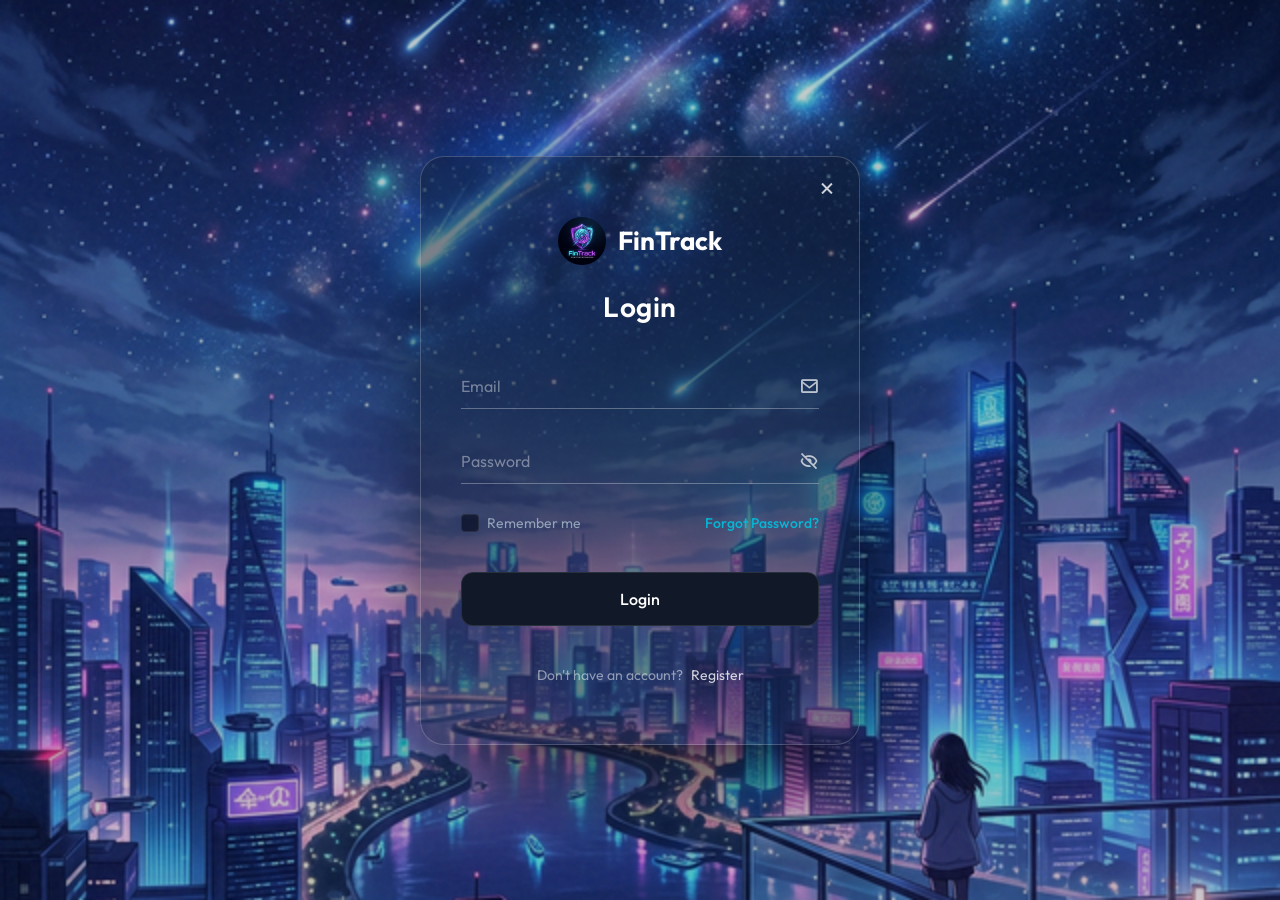
<file: index.html>
<!DOCTYPE html>
<html lang="en">

<head>
    <meta charset="UTF-8">
    <meta name="viewport" content="width=device-width, initial-scale=1.0">
    <title>Login - Financial Tracker</title>
    <link rel="stylesheet" href="style.css">
    <link rel="stylesheet" href="toast.css">
    <link href="https://fonts.googleapis.com/css2?family=Outfit:wght@300;400;500;600;700&display=swap" rel="stylesheet">
    <!-- Boxicons for icons -->
    <link href='https://unpkg.com/boxicons@2.1.4/css/boxicons.min.css' rel='stylesheet'>
</head>

<body>
    <div class="background-shapes">
        <div class="shape shape-1"></div>
        <div class="shape shape-2"></div>
        <div class="shape shape-3"></div>
    </div>

    <div class="login-container">
        <i class='bx bx-x close-btn'></i>
        <div class="login-header">
            <div class="logo">
                <img src="logo.png" alt="FinTrack Logo" class="logo-image" loading="lazy">
                <span>FinTrack</span>
            </div>
            <h2>Login</h2>
        </div>

        <form class="login-form" id="loginForm"
            action ="dashboard.html">
            <div class="input-group">
                <div class="input-field">
                    <input type="email" id="email" placeholder="Email" required>
                    <i class='bx bx-envelope'></i>
                </div>
            </div>

            <div class="input-group">
                <div class="input-field">
                    <input type="password" id="password" placeholder="Password" required>
                    <i class='bx bx-hide toggle-password' id="togglePassword"></i>
                </div>
            </div>

            <div class="form-options">
                <label class="remember-me">
                    <input type="checkbox" id="remember">
                    <span class="checkmark"></span>
                    Remember me
                </label>
                <a href="forgot-password.html" class="forgot-password">Forgot Password?</a>
            </div>

            <button type="submit" class="login-btn">
                <span>Login</span>
            </button>
        </form>

        <div class="signup-link">
            <p>Don't have an account? <a href="signup.html">Register</a></p>
        </div>
    </div>

    <script src="script.js"></script>
</body>

</html>
</file>
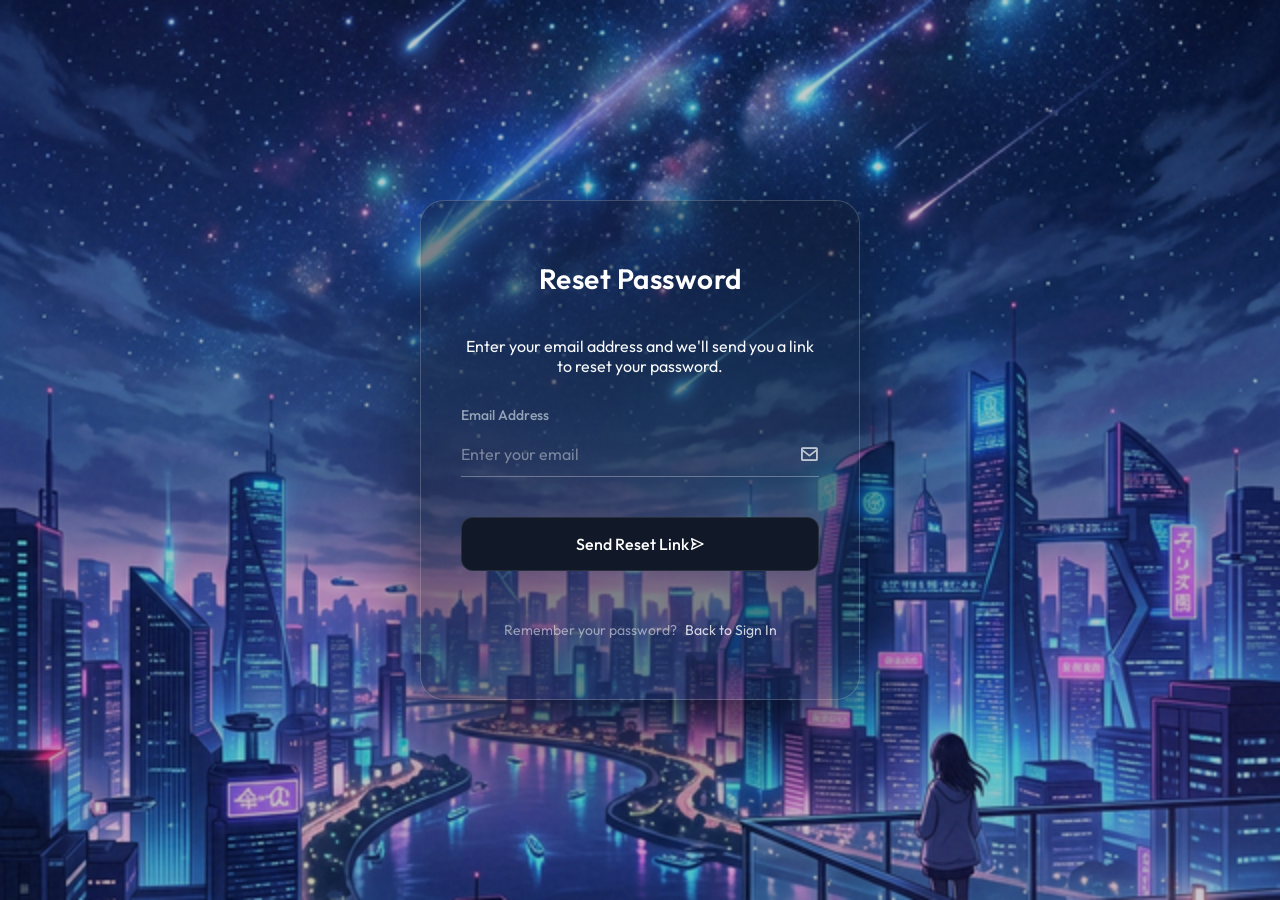
<file: forgot-password.html>
<!DOCTYPE html>
<html lang="en">

<head>
    <meta charset="UTF-8">
    <meta name="viewport" content="width=device-width, initial-scale=1.0">
    <title>Reset Password - FinTrack</title>
    <link rel="stylesheet" href="style.css">
    <link rel="stylesheet" href="toast.css">
    <link href="https://fonts.googleapis.com/css2?family=Outfit:wght@300;400;500;600;700&display=swap" rel="stylesheet">
    <!-- Boxicons for icons -->
    <link href='https://unpkg.com/boxicons@2.1.4/css/boxicons.min.css' rel='stylesheet'>
</head>

<body>
    <div class="background-shapes">
        <div class="shape shape-1"></div>
        <div class="shape shape-2"></div>
        <div class="shape shape-3"></div>
    </div>

    <div class="login-container">
        <div class="login-header">
            <h2>Reset Password</h2>
            <p>Enter your email address and we'll send you a link to reset your password.</p>
        </div>

        <form class="login-form" id="forgotPasswordForm">
            <div class="input-group">
                <label for="email">Email Address</label>
                <div class="input-field">
                    <i class='bx bx-envelope'></i>
                    <input type="email" id="email" placeholder="Enter your email" required>
                </div>
            </div>

            <button type="submit" class="login-btn" style="margin-top: 10px;">
                <span>Send Reset Link</span>
                <i class='bx bx-send'></i>
            </button>
        </form>

        <div class="signup-link" style="margin-top: 30px;">
            <p>Remember your password? <a href="login.html">Back to Sign In</a></p>
        </div>
    </div>

    <script src="script.js"></script>
</body>

</html>
</file>
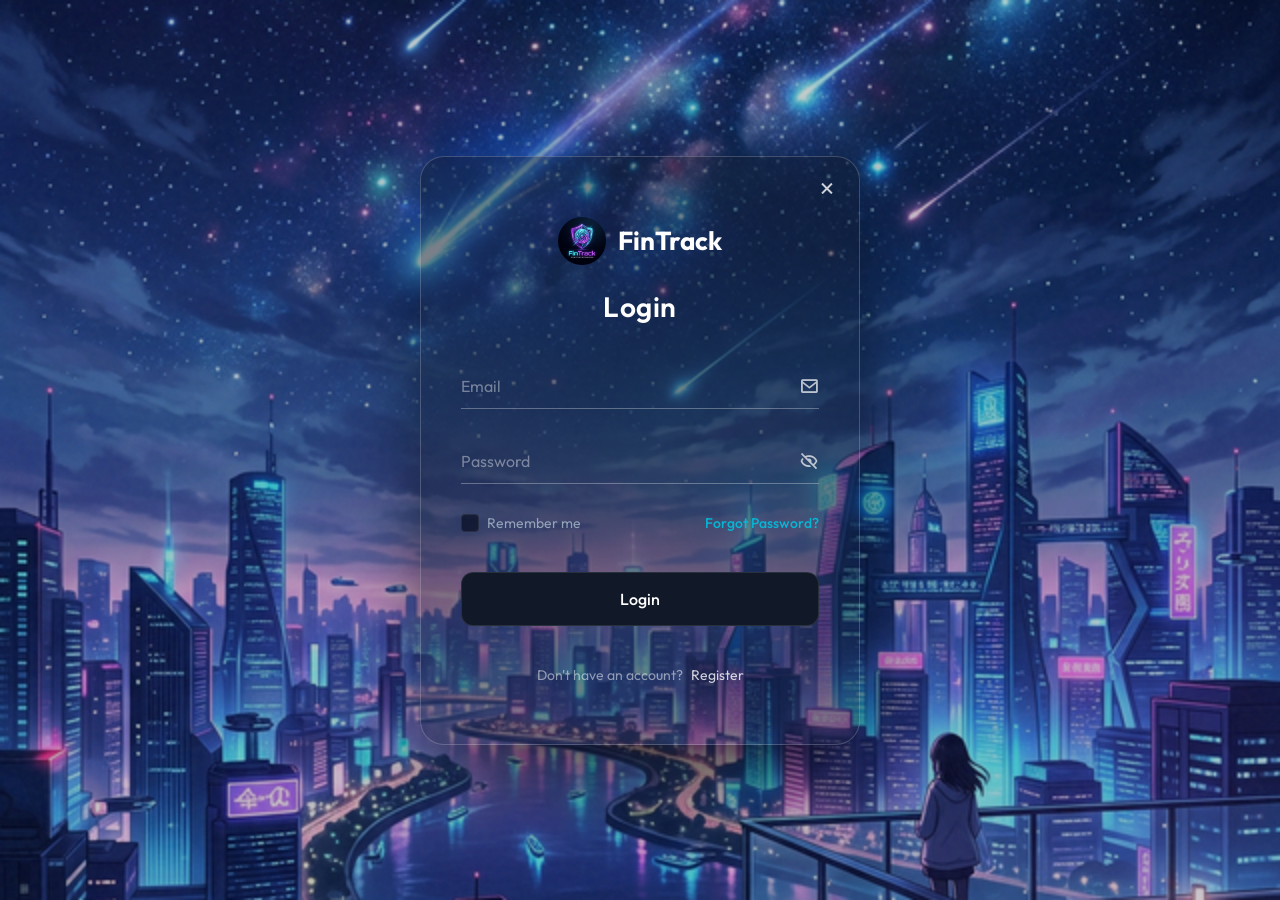
<file: login.html>
<!DOCTYPE html>
<html lang="en">

<head>
    <meta charset="UTF-8">
    <meta name="viewport" content="width=device-width, initial-scale=1.0">
    <title>Login - Financial Tracker</title>
    <link rel="stylesheet" href="style.css">
    <link rel="stylesheet" href="toast.css">
    <link href="https://fonts.googleapis.com/css2?family=Outfit:wght@300;400;500;600;700&display=swap" rel="stylesheet">
    <!-- Boxicons for icons -->
    <link href='https://unpkg.com/boxicons@2.1.4/css/boxicons.min.css' rel='stylesheet'>
</head>

<body>
    <div class="background-shapes">
        <div class="shape shape-1"></div>
        <div class="shape shape-2"></div>
        <div class="shape shape-3"></div>
    </div>

    <div class="login-container">
        <i class='bx bx-x close-btn'></i>
        <div class="login-header">
            <div class="logo">
                <img src="logo.png" alt="FinTrack Logo" class="logo-image" loading="lazy">
                <span>FinTrack</span>
            </div>
            <h2>Login</h2>
        </div>

        <form class="login-form" id="loginForm">
            <div class="input-group">
                <div class="input-field">
                    <input type="email" id="email" placeholder="Email" required>
                    <i class='bx bx-envelope'></i>
                </div>
            </div>

            <div class="input-group">
                <div class="input-field">
                    <input type="password" id="password" placeholder="Password" required>
                    <i class='bx bx-hide toggle-password' id="togglePassword"></i>
                </div>
            </div>

            <div class="form-options">
                <label class="remember-me">
                    <input type="checkbox" id="remember">
                    <span class="checkmark"></span>
                    Remember me
                </label>
                <a href="forgot-password.html" class="forgot-password">Forgot Password?</a>
            </div>

            <button type="submit" class="login-btn">
                <span>Login</span>
            </button>
        </form>

        <div class="signup-link">
            <p>Don't have an account? <a href="signup.html">Register</a></p>
        </div>
    </div>

    <script src="script.js"></script>
</body>

</html>
</file>
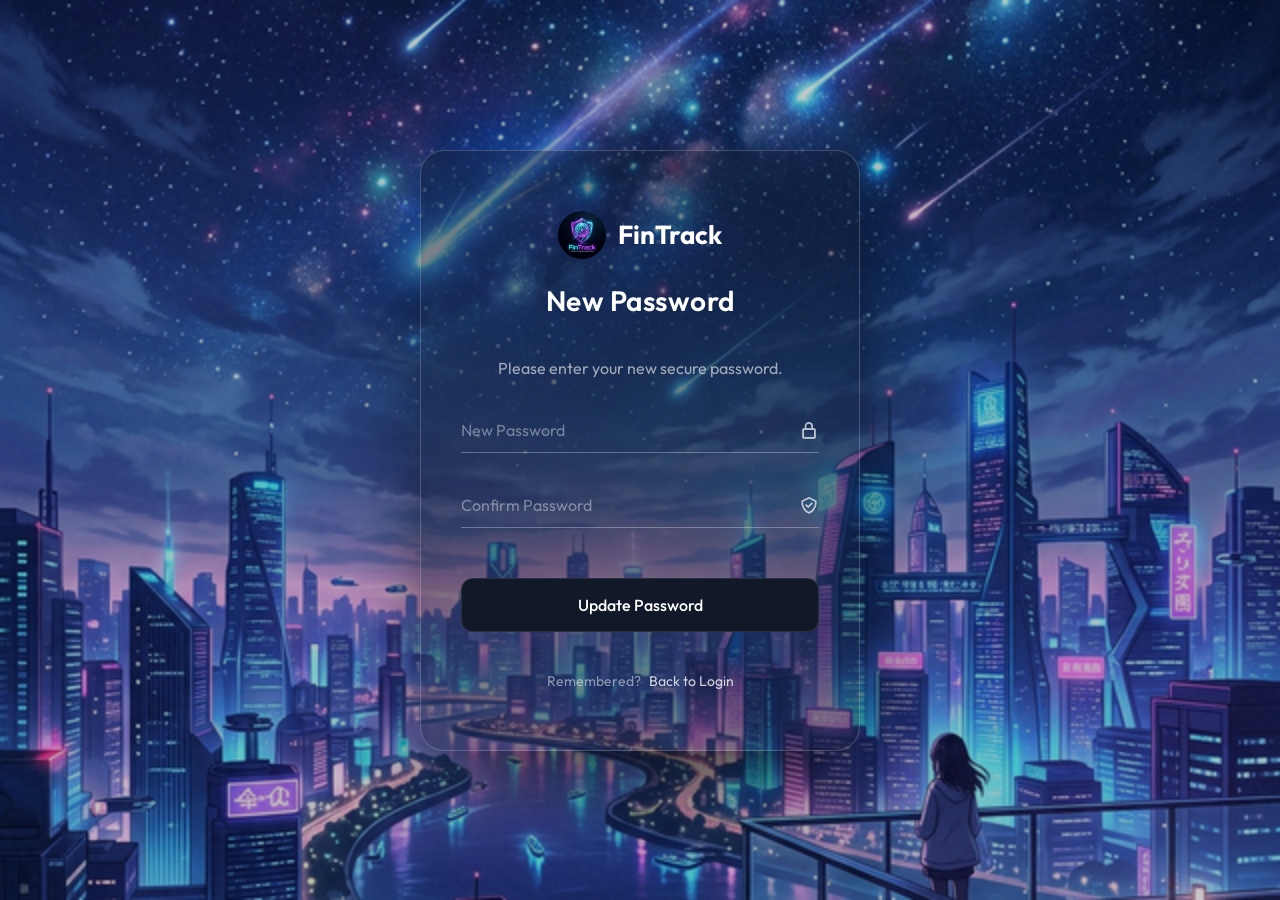
<file: reset-password.html>
<!DOCTYPE html>
<html lang="en">

<head>
    <meta charset="UTF-8">
    <meta name="viewport" content="width=device-width, initial-scale=1.0">
    <title>Reset Password - FinTrack</title>
    <link rel="stylesheet" href="style.css">
    <link rel="stylesheet" href="toast.css">
    <link href="https://fonts.googleapis.com/css2?family=Outfit:wght@300;400;500;600;700&display=swap" rel="stylesheet">
    <link href='https://unpkg.com/boxicons@2.1.4/css/boxicons.min.css' rel='stylesheet'>
</head>

<body>
    <div class="background-shapes">
        <div class="shape shape-1"></div>
        <div class="shape shape-2"></div>
        <div class="shape shape-3"></div>
    </div>

    <div class="login-container">
        <div class="login-header">
            <div class="logo">
                <img src="logo.png" alt="FinTrack Logo" class="logo-image">
                <span>FinTrack</span>
            </div>
            <h2>New Password</h2>
            <p style="color: rgba(255,255,255,0.6); margin-top: 10px;">Please enter your new secure password.</p>
        </div>

        <form class="login-form" id="resetPasswordForm">
            <div class="input-group">
                <div class="input-field">
                    <input type="password" id="newPassword" placeholder="New Password" required minlength="6">
                    <i class='bx bx-lock-alt'></i>
                </div>
            </div>

            <div class="input-group">
                <div class="input-field">
                    <input type="password" id="confirmPassword" placeholder="Confirm Password" required minlength="6">
                    <i class='bx bx-check-shield'></i>
                </div>
            </div>

            <button type="submit" class="login-btn">
                <span>Update Password</span>
            </button>
        </form>

        <div class="signup-link">
            <p>Remembered? <a href="login.html">Back to Login</a></p>
        </div>
    </div>

    <script src="script.js"></script>
    <script>
        const resetPasswordForm = document.getElementById('resetPasswordForm');
        if (resetPasswordForm) {
            resetPasswordForm.addEventListener('submit', async (e) => {
                e.preventDefault();
                const password = document.getElementById('newPassword').value;
                const confirm = document.getElementById('confirmPassword').value;
                const btn = resetPasswordForm.querySelector('.login-btn');
                
                if (password !== confirm) {
                    showToast('Mismatch', 'Passwords do not match.', false);
                    return;
                }

                // Get token from URL
                const urlParams = new URLSearchParams(window.location.search);
                const token = urlParams.get('token');

                if (!token) {
                    showToast('Error', 'Invalid reset link. No token found.', false);
                    return;
                }

                btn.innerHTML = '<i class="bx bx-loader-alt bx-spin"></i> <span>Updating...</span>';

                try {
                    const response = await fetch('http://localhost:5000/api/auth/reset-password', {
                        method: 'POST',
                        headers: { 'Content-Type': 'application/json' },
                        body: JSON.stringify({ token, password })
                    });

                    const result = await response.json();

                    if (response.ok) {
                        btn.style.background = '#10B981';
                        btn.innerHTML = '<i class="bx bx-check"></i> <span>Updated!</span>';
                        // Assuming showToast is globally available from script.js logic if attached to window, 
                        // but here we just use the one in script.js which we already loaded.
                        showToast('Success!', result.message);
                        setTimeout(() => window.location.href = 'login.html', 2500);
                    } else {
                        btn.innerHTML = '<span>Update Password</span>';
                        showToast('Reset Failed', result.message, false);
                    }
                } catch (error) {
                    btn.innerHTML = '<span>Update Password</span>';
                    showToast('Error', 'Could not connect to server.', false);
                }
            });
        }
    </script>
</body>
</html>
</file>
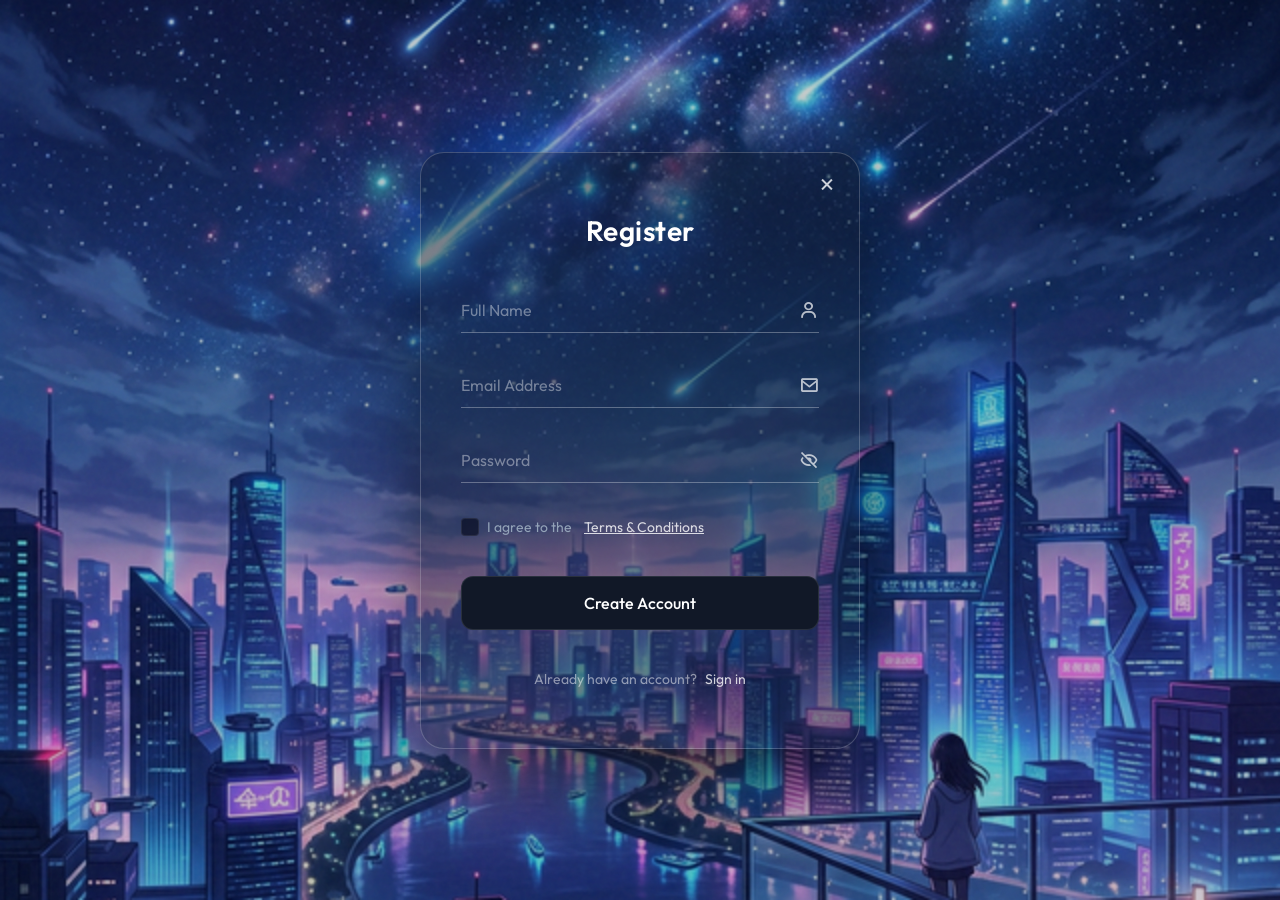
<file: signup.html>
<!DOCTYPE html>
<html lang="en">

<head>
    <meta charset="UTF-8">
    <meta name="viewport" content="width=device-width, initial-scale=1.0">
    <title>Sign Up - FinTrack</title>
    <link rel="stylesheet" href="style.css">
    <link rel="stylesheet" href="toast.css">
    <link href="https://fonts.googleapis.com/css2?family=Outfit:wght@300;400;500;600;700&display=swap" rel="stylesheet">
    <!-- Boxicons for icons -->
    <link href='https://unpkg.com/boxicons@2.1.4/css/boxicons.min.css' rel='stylesheet'>
</head>

<body>
    <div class="background-shapes">
        <div class="shape shape-1"></div>
        <div class="shape shape-2"></div>
        <div class="shape shape-3"></div>
    </div>

    <div class="login-container" style="max-width: 440px;">
        <i class='bx bx-x close-btn'></i>
        <div class="login-header">
            <h2>Register</h2>
        </div>

        <form class="login-form" id="signupForm">
            <div class="input-group">
                <div class="input-field">
                    <input type="text" id="name" placeholder="Full Name" required>
                    <i class='bx bx-user'></i>
                </div>
            </div>

            <div class="input-group">
                <div class="input-field">
                    <input type="email" id="email" placeholder="Email Address" required>
                    <i class='bx bx-envelope'></i>
                </div>
            </div>

            <div class="input-group">
                <div class="input-field">
                    <input type="password" id="password" placeholder="Password" required>
                    <i class='bx bx-hide toggle-password' id="togglePassword"></i>
                </div>
            </div>

            <div class="form-options" style="justify-content: flex-start; margin-top: 5px;">
                <label class="remember-me">
                    <input type="checkbox" id="terms" required>
                    <span class="checkmark"></span>
                    I agree to the <a href="#" style="color: rgba(255,255,255,0.8); text-decoration: underline; margin-left: 4px;">Terms & Conditions</a>
                </label>
            </div>

            <button type="submit" class="login-btn">
                <span>Create Account</span>
            </button>
        </form>

        <div class="signup-link">
            <p>Already have an account? <a href="login.html">Sign in</a></p>
        </div>
    </div>

    <script src="script.js"></script>
</body>

</html>
</file>
<file: style.css>
:root {
    /* Primary Colors */
    --primary: #6366F1;
    --primary-hover: #4F46E5;
    --primary-light: rgba(99, 102, 241, 0.1);

    /* Gradients - More vibrant for fintech */
    --gradient-1: linear-gradient(135deg, #6366F1 0%, #06B6D4 100%);
    --gradient-2: linear-gradient(135deg, #D946EF 0%, #6366F1 100%);

    /* Dark Mode Defaults - Refined for "Premium Dark" */
    --bg-color: #0B0F1A;
    --card-bg: rgba(17, 24, 39, 0.6);
    --text-main: #F8FAFC;
    --text-muted: #94A3B8;
    --border-color: rgba(255, 255, 255, 0.08);
    --input-bg: rgba(2, 6, 23, 0.6);

    /* Animation Timing */
    --transition: all 0.4s cubic-bezier(0.4, 0, 0.2, 1);
}

* {
    margin: 0;
    padding: 0;
    box-sizing: border-box;
    font-family: 'Outfit', sans-serif;
}

body {
    background: url('login-bg.png') no-repeat center center fixed;
    background-size: cover;
    color: var(--text-main);
    min-height: 100vh;
    display: flex;
    justify-content: center;
    align-items: center;
    overflow: hidden;
    position: relative;
    backdrop-filter: brightness(0.8);
}

/* Background Animated Shapes */
.background-shapes {
    position: absolute;
    width: 100%;
    height: 100%;
    overflow: hidden;
    z-index: 0;
    pointer-events: none;
}

.background-shapes::before {
    content: "";
    position: absolute;
    top: 0;
    left: 0;
    width: 100%;
    height: 100%;
    background-image: url("data:image/svg+xml,%3Csvg viewBox='0 0 200 200' xmlns='http://www.w3.org/2000/svg'%3E%3Cfilter id='noiseFilter'%3E%3CfeTurbulence type='fractalNoise' baseFrequency='0.65' numOctaves='3' stitchTiles='stitch'/%3E%3C/filter%3E%3Crect width='100%25' height='100%25' filter='url(%23noiseFilter)'/%3E%3C/svg%3E");
    opacity: 0.04;
    z-index: 1;
}

.shape {
    position: absolute;
    border-radius: 50%;
    filter: blur(120px);
    opacity: 0.6;
    animation: float 15s infinite alternate ease-in-out;
}

.shape-1 {
    width: 700px;
    height: 700px;
    background: radial-gradient(circle, rgba(99, 102, 241, 0.25) 0%, rgba(99, 102, 241, 0) 70%);
    top: -250px;
    left: -200px;
    animation-delay: 0s;
}

.shape-2 {
    width: 600px;
    height: 600px;
    background: radial-gradient(circle, rgba(217, 70, 239, 0.2) 0%, rgba(217, 70, 239, 0) 70%);
    bottom: -200px;
    right: -150px;
    animation-delay: -5s;
    animation-duration: 18s;
}

.shape-3 {
    width: 500px;
    height: 500px;
    background: radial-gradient(circle, rgba(6, 182, 212, 0.15) 0%, rgba(6, 182, 212, 0) 70%);
    top: 30%;
    left: 45%;
    animation-delay: -2s;
    animation-duration: 12s;
}

@keyframes float {
    0% {
        transform: translate(0, 0) scale(1);
    }
    100% {
        transform: translate(40px, -60px) scale(1.15);
    }
}

/* Login Container with Glassmorphism */
.login-container {
    background: rgba(15, 23, 42, 0.4);
    backdrop-filter: blur(40px);
    -webkit-backdrop-filter: blur(40px);
    border: 1px solid rgba(255, 255, 255, 0.2);
    border-radius: 24px;
    padding: 60px 40px;
    width: 100%;
    max-width: 440px;
    z-index: 1;
    box-shadow: 0 40px 100px -20px rgba(0, 0, 0, 0.8);
    position: relative;
    transform: translateY(0);
}

.close-btn {
    position: absolute;
    top: 20px;
    right: 20px;
    font-size: 24px;
    color: #fff;
    cursor: pointer;
    opacity: 0.8;
    transition: var(--transition);
}

.close-btn:hover {
    opacity: 1;
    transform: scale(1.1);
}

@keyframes slideUp {
    to {
        transform: translateY(0);
        opacity: 1;
    }
}

/* Header */
.login-header {
    text-align: center;
    margin-bottom: 30px;
}

.logo {
    display: flex;
    align-items: center;
    justify-content: center;
    gap: 12px;
    font-size: 26px;
    font-weight: 700;
    margin-bottom: 24px;
    color: #fff;
}

.logo img {
    height: 48px;
    width: 48px;
    object-fit: cover;
    border-radius: 50%;
}

.login-header h2 {
    font-size: 28px;
    font-weight: 600;
    margin-bottom: 40px;
    color: #fff;
    letter-spacing: 0.5px;
}

/* Form Styles */
.login-form {
    display: flex;
    flex-direction: column;
    gap: 20px;
}

.input-group label {
    display: block;
    font-size: 14px;
    font-weight: 500;
    margin-bottom: 8px;
    color: var(--text-muted);
}

.input-field {
    position: relative;
    display: flex;
    align-items: center;
    border-bottom: 1px solid rgba(255, 255, 255, 0.3);
    margin-bottom: 10px;
}

.input-field i {
    position: absolute;
    right: 0;
    color: rgba(255, 255, 255, 0.7);
    font-size: 20px;
    transition: var(--transition);
}

.input-field input {
    width: 100%;
    background: transparent;
    border: none;
    padding: 12px 30px 12px 0;
    color: #fff;
    font-size: 16px;
    outline: none;
}

.input-field input::placeholder {
    color: rgba(255, 255, 255, 0.4);
}

.input-field input:focus {
    box-shadow: none;
}

.input-field input:focus ~ i {
    color: #fff;
}

.toggle-password {
    left: auto !important;
    right: 16px;
    cursor: pointer;
}

.toggle-password:hover {
    color: var(--text-main) !important;
}

/* Form Options */
.form-options {
    display: flex;
    justify-content: space-between;
    align-items: center;
    font-size: 14px;
}

.remember-me {
    display: flex;
    align-items: center;
    gap: 8px;
    cursor: pointer;
    color: var(--text-muted);
    user-select: none;
}

.remember-me input {
    display: none;
}

.checkmark {
    width: 18px;
    height: 18px;
    border: 1px solid var(--border-color);
    border-radius: 4px;
    background: var(--input-bg);
    display: flex;
    align-items: center;
    justify-content: center;
    transition: var(--transition);
}

.remember-me input:checked~.checkmark {
    background: var(--primary);
    border-color: var(--primary);
}

.remember-me input:checked~.checkmark::after {
    content: '';
    position: absolute;
    width: 4px;
    height: 9px;
    border: solid white;
    border-width: 0 2px 2px 0;
    transform: rotate(45deg);
    margin-top: -2px;
}

.forgot-password {
    color: #06B6D4;
    text-decoration: none;
    font-weight: 500;
    transition: var(--transition);
}

.forgot-password:hover {
    color: var(--primary);
    text-decoration: underline;
}

/* Login Button */
.login-btn {
    width: 100%;
    background: #111827;
    color: #fff;
    border: 1px solid rgba(255, 255, 255, 0.1);
    border-radius: 12px;
    padding: 16px;
    font-size: 16px;
    font-weight: 500;
    cursor: pointer;
    transition: var(--transition);
    margin: 20px 0;
    display: flex;
    justify-content: center;
    align-items: center;
}

.login-btn:hover {
    background: #000;
    border-color: rgba(255, 255, 255, 0.3);
}

.signup-link {
    text-align: center;
    margin-top: 20px;
    font-size: 14px;
    color: rgba(255, 255, 255, 0.5);
}

.signup-link a {
    color: rgba(255, 255, 255, 0.8);
    text-decoration: none;
    margin-left: 5px;
}

.signup-link a:hover {
    text-decoration: underline;
    opacity: 1;
}

/* Responsive */
@media (max-width: 480px) {
    .login-container {
        padding: 30px 20px;
        margin: 20px;
        border-radius: 20px;
    }
}
</file>
<file: toast.css>
/* Custom Toast Notification */
.toast-container {
    position: fixed;
    top: 20px;
    right: 20px;
    z-index: 1000;
    display: flex;
    flex-direction: column;
    gap: 10px;
}

.toast {
    background: var(--card-bg);
    backdrop-filter: blur(20px);
    -webkit-backdrop-filter: blur(20px);
    border: 1px solid var(--border-color);
    border-left: 4px solid #10B981;
    color: var(--text-main);
    padding: 16px 24px;
    border-radius: 12px;
    box-shadow: 0 10px 30px rgba(0, 0, 0, 0.5);
    display: flex;
    align-items: center;
    gap: 12px;
    transform: translateX(120%);
    opacity: 0;
    transition: all 0.4s cubic-bezier(0.68, -0.55, 0.265, 1.55);
}

.toast.show {
    transform: translateX(0);
    opacity: 1;
}

.toast i {
    font-size: 24px;
    color: #10B981;
}

.toast-content {
    display: flex;
    flex-direction: column;
}

.toast-title {
    font-weight: 600;
    font-size: 15px;
}

.toast-message {
    font-size: 13px;
    color: var(--text-muted);
}
</file>
